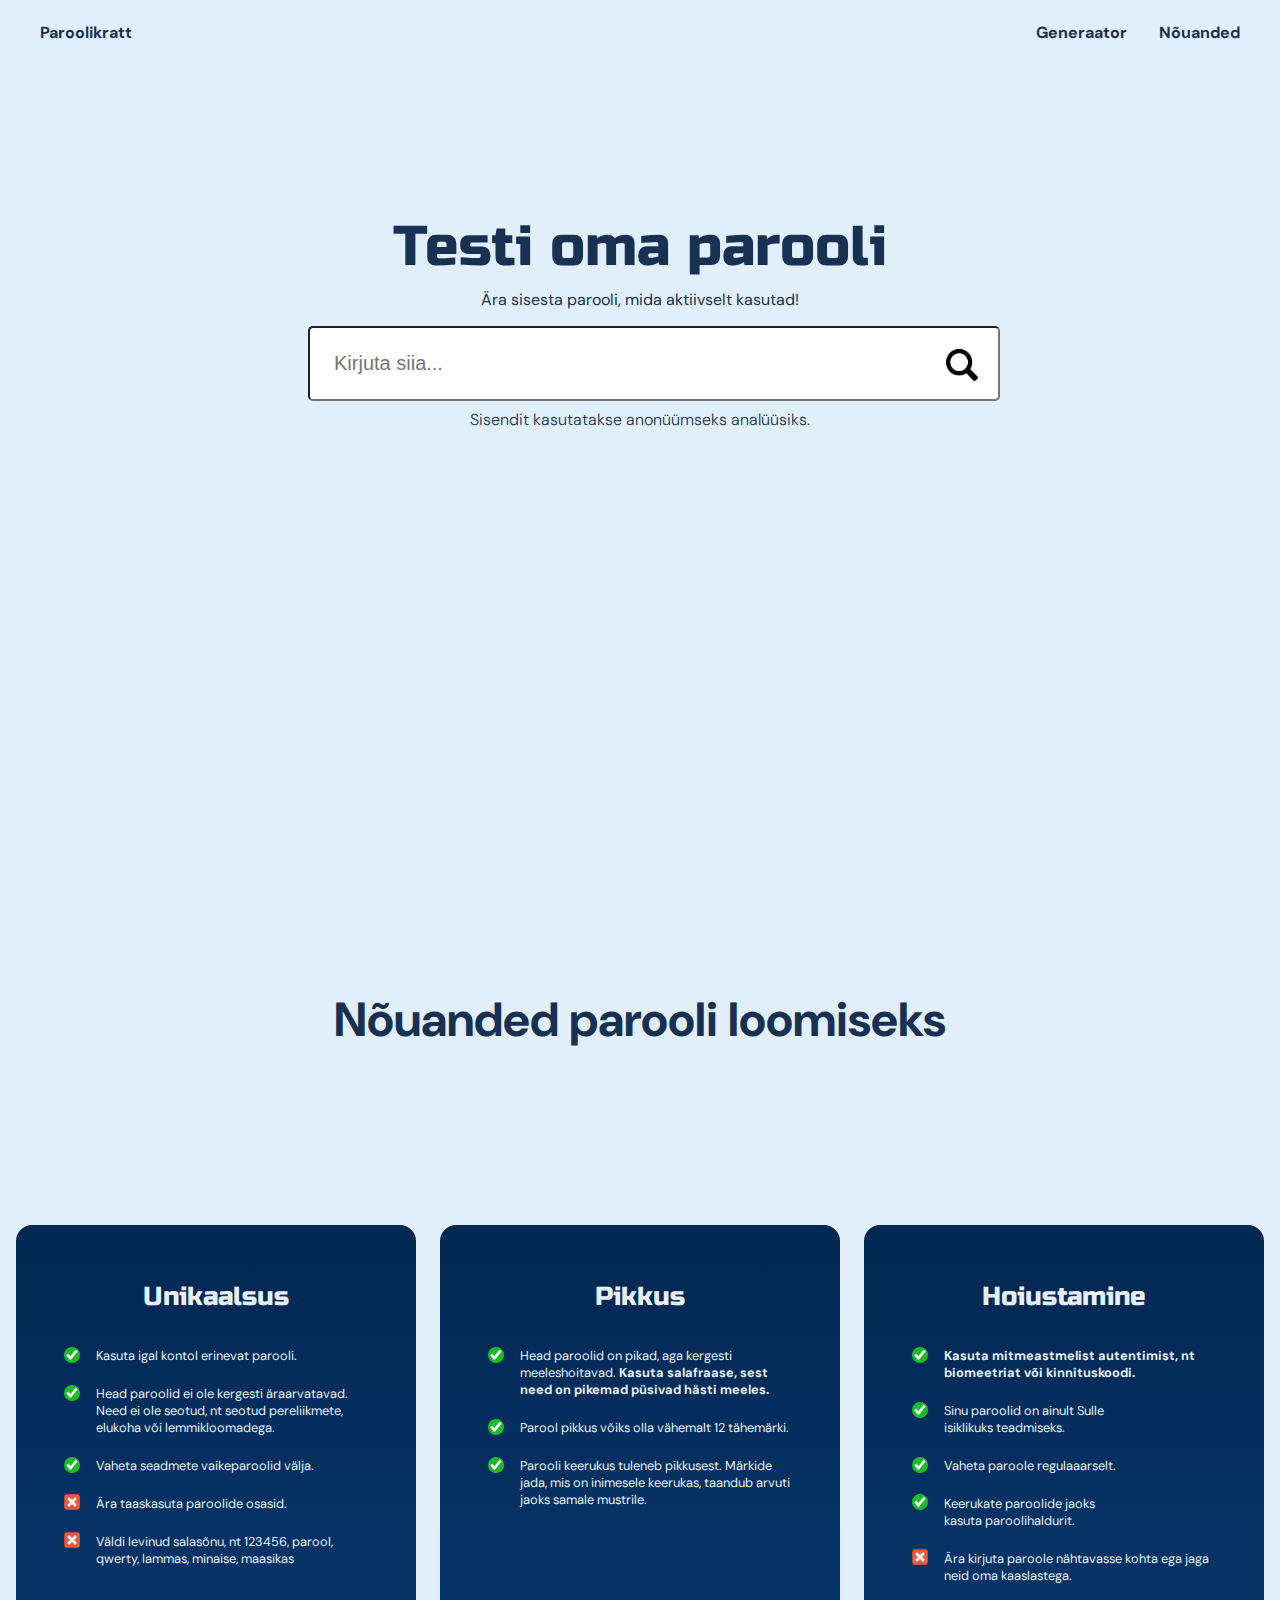
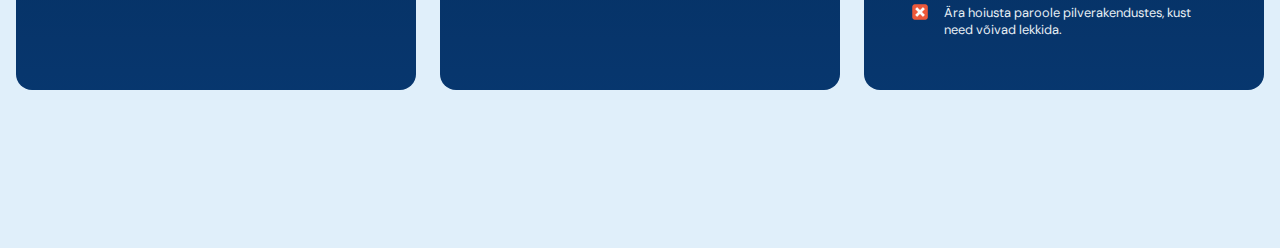
<file: index.html>
<!DOCTYPE html>

<html>
  <head>
    <meta charset="UTF-8" />
    <link rel="stylesheet" href="/src/style.css" />
    <html lang="et">
    <meta name="viewport" content="width=device-width, initial-scale=1.0" />
    <title>Paroolikratt</title>
    <meta name="description" content="Paroolikratt aitab teil testida parooli tugevust ja pakub nõuandeid turvalise parooli loomiseks.">
    <link
      href="https://fonts.googleapis.com/css2?family=DM+Sans:ital,opsz,wght@0,9..40,100..1000;1,9..40,100..1000&family=Workbench:SCAN@-50&display=swap"
      rel="stylesheet"
    />
    <link
      href="https://fonts.googleapis.com/css2?family=DM+Sans:ital,opsz,wght@0,9..40,100..1000;1,9..40,100..1000&family=Russo+One&display=swap"
      rel="stylesheet"
    />
    <script defer type="text/javascript" src="/src/script.js"></script>
  </head>

  <body>
    <div class="header" id="myHeader">
      <ul class="header-list">
        <li id="home">
          <a href="/">Paroolikratt</a>
        </li>
      </ul>
      <ul>
        <li>
          <a href="/generator">Generaator</a>
        </li>
        <li>
          <a href="#nouanded">Nõuanded</a>
        </li>
      </ul>
    </div>
    <div class="container primary">
      <div class="search">
        <hgroup>
          <h1>Testi oma parooli</h1>
          <h2>Ära sisesta parooli, mida aktiivselt kasutad!</h2>
        </hgroup>
        <form class="input-container" onsubmit="checkPassword(); return false;">
          <input
            type="password"
            autocomplete="new-password"
            id="passwordInput"
            placeholder="Kirjuta siia..."
	    required="required"
	    required pattern=".*\S+.*"
          />
          <button type="submit" id="search-button">
            <img src="/src/search-icon-png-9985.png" alt="search" />
          </button>
        </form>
        <h3>Sisendit kasutatakse anonüümseks analüüsiks.</h3>
      </div>
      <div class="results" id="results">
        <h3 id="result-heading"></h3>
        <a href="#nouanded" id="reccomendation-link"></a>
      </div>
    </div>

    <div class="container nouanded">
      <h2 id="nouanded">Nõuanded parooli loomiseks</h2>
      <div class="nouanded_flex">
        <div>
          <h3>Unikaalsus</h3>
          <ul>
            <li>
              <img src="/src/ok-icon-3099.png" alt="listImage" />
              <p>Kasuta igal kontol erinevat parooli.</p>
            </li>
            <li>
              <img src="/src/ok-icon-3099.png" alt="listImage" />
              <p>
                Head paroolid ei ole kergesti äraarvatavad. Need ei ole seotud,
                nt seotud pereliikmete, elukoha või lemmikloomadega.
              </p>
            </li>
            <li>
              <img src="/src/ok-icon-3099.png" alt="listImage" />
              <p>Vaheta seadmete vaikeparoolid välja.</p>
            </li>
            <li>
              <img src="/src/exit-icon-4622.png" alt="listImage" />
              <p>Ära taaskasuta paroolide osasid.</p>
            </li>
            <li>
              <img src="/src/exit-icon-4622.png" alt="listImage" />
              <p>
                Väldi levinud salasõnu, nt 123456, parool, qwerty, lammas,
                minaise, maasikas
              </p>
            </li>
          </ul>
        </div>
        <div>
          <h3>Pikkus</h3>
          <ul>
            <li>
              <img src="/src/ok-icon-3099.png" alt="listImage" />
              <p>
                Head paroolid on pikad, aga kergesti meeleshoitavad.
                <b
                  >Kasuta salafraase, sest need on pikemad püsivad hästi
                  meeles.</b
                >
              </p>
            </li>
            <li>
              <img src="/src/ok-icon-3099.png" alt="listImage" />
              <p>Parool pikkus võiks olla vähemalt 12 tähemärki.</p>
            </li>
            <li>
              <img src="/src/ok-icon-3099.png" alt="listImage" />
              <p>
                Parooli keerukus tuleneb pikkusest. Märkide jada, mis on
                inimesele keerukas, taandub arvuti jaoks samale mustrile.
              </p>
            </li>
          </ul>
        </div>
        <div>
          <h3>Hoiustamine</h3>
          <ul>
            <li>
              <img src="/src/ok-icon-3099.png" alt="listImage" />
              <p>
                <b
                  >Kasuta mitmeastmelist autentimist, nt biomeetriat või
                  kinnituskoodi.</b
                >
              </p>
            </li>
            <li>
              <img src="/src/ok-icon-3099.png" alt="listImage" />
              <p>Sinu paroolid on ainult Sulle isiklikuks teadmiseks.</p>
            </li>
            <li>
              <img src="/src/ok-icon-3099.png" alt="listImage" />
              <p>Vaheta paroole regulaaarselt.</p>
            </li>
            <li>
              <img src="/src/ok-icon-3099.png" alt="listImage" />
              <p>Keerukate paroolide jaoks kasuta paroolihaldurit.</p>
            </li>
            <li>
              <img src="/src/exit-icon-4622.png" alt="listImage" />
              <p>
                Ära kirjuta paroole nähtavasse kohta ega jaga neid oma
                kaaslastega.
              </p>
            </li>
            <li>
              <img src="/src/exit-icon-4622.png" alt="listImage" />
              <p>
                Ära hoiusta paroole pilverakendustes, kust need võivad lekkida.
              </p>
            </li>
          </ul>
        </div>
      </div>
    </div>
  </body>
</html>
</file>
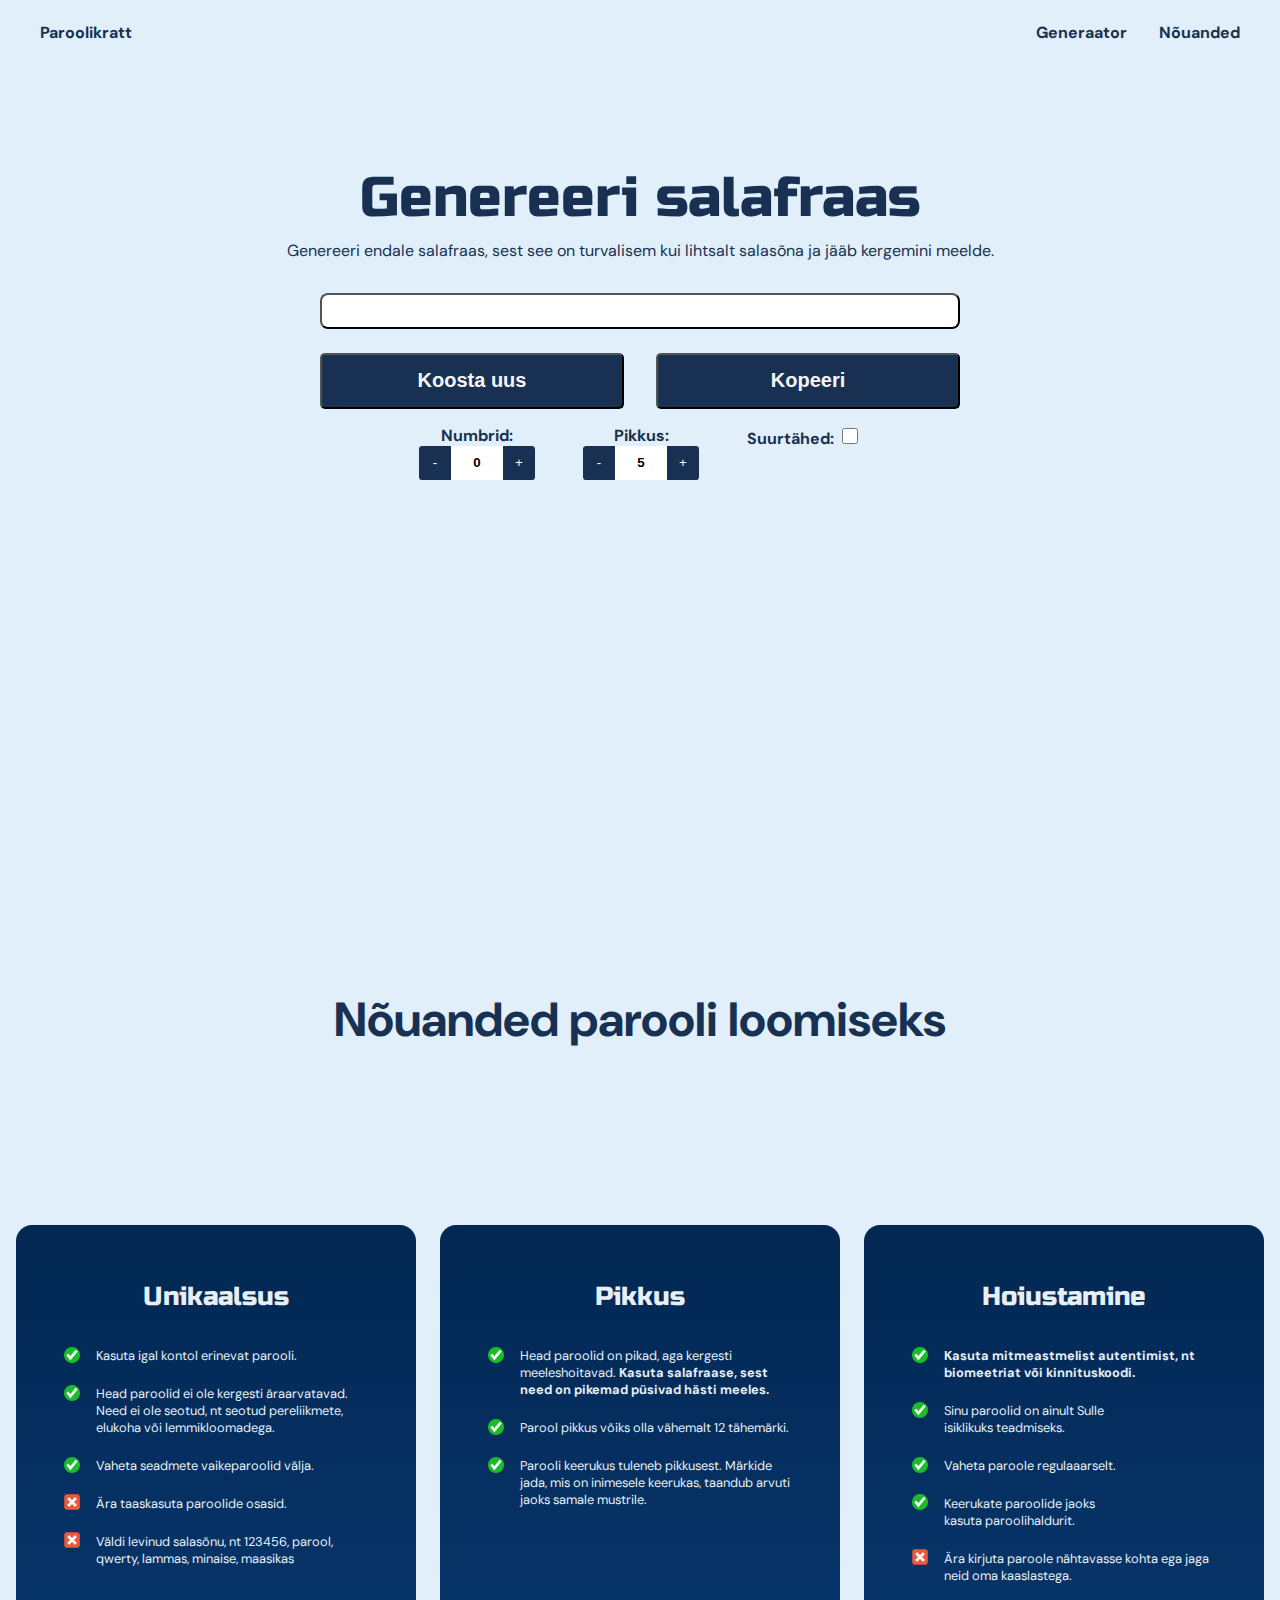
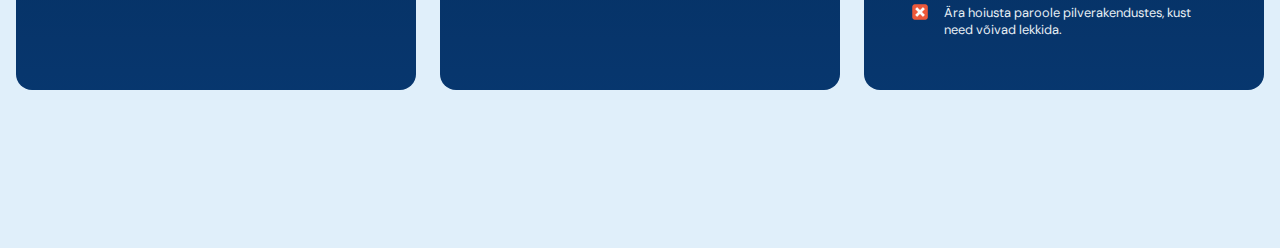
<file: generator/index.html>
<!DOCTYPE html>

<html>
  <head>
    <meta charset="UTF-8" />
    <link rel="stylesheet" href="/src/style.css" />
    <html lang="et">
    <meta name="viewport" content="width=device-width, initial-scale=1.0" />
    <title>Paroolikratt</title>
    <meta name="description" content="Generaator aitab teil luua salafraase (paroole).">
    <link
      href="https://fonts.googleapis.com/css2?family=DM+Sans:ital,opsz,wght@0,9..40,100..1000;1,9..40,100..1000&family=Workbench:SCAN@-50&display=swap"
      rel="stylesheet"
    />
    <link
      href="https://fonts.googleapis.com/css2?family=DM+Sans:ital,opsz,wght@0,9..40,100..1000;1,9..40,100..1000&family=Russo+One&display=swap"
      rel="stylesheet"
    />
    <script defer type="text/javascript" src="/src/script.js"></script>
  </head>

  <body onload="loadElements()">
    <div class="header" id="myHeader">
      <ul class="header-list">
        <li id="home">
          <a href="/">Paroolikratt</a>
        </li>
      </ul>
      <ul>
        <li>
          <a href="/generator">Generaator</a>
        </li>
        <li>
          <a href="#nouanded">Nõuanded</a>
        </li>
      </ul>
    </div>
    <div class="container primary">
      <div class="output-container">
        <hgroup>
          <h1>Genereeri salafraas</h1>
          <h2>
            Genereeri endale salafraas, sest see on turvalisem kui lihtsalt
            salasõna ja jääb kergemini meelde.
          </h2>
        </hgroup>
        <div class="button-group">
          <div class="primary-button">
            <button
              type="submit"
              id="passpharse-button"
              onclick="copyText()"
            ></button>
          </div>
          <div class="secondary-button">
            <button onclick="regenerate()">Koosta uus</button>
            <button onclick="copyText()">Kopeeri</button>
          </div>
        </div>
        <div class="extracontainer">
          <div class="numbers-group">
            <label for="input-numbers">Numbrid:</label>
            <div class="pikkus">
              <button id="decrement-numbers">-</button>
              <input
                type="number"
                id="input-numbers"
                value="0"
                min="0"
                max="10"
                readonly
              />
              <button id="increment-numbers">+</button>
            </div>
          </div>
          <div class="lenght-group">
            <label for="input-lenght">Pikkus:</label>
            <div class="pikkus">
              <button id="decrement-lenght">-</button>
              <input type="number" id="input-lenght" value="5" readonly />
              <button id="increment-lenght">+</button>
            </div>
          </div>
          <div class="captal-group">
            <label for="capital-letter">Suurtähed:</label>
            <label class="switch">
              <input
                id="capital-letter"
                type="checkbox"
                onclick="upperCase()"
              />
            </label>
          </div>
        </div>
      </div>
    </div>
    <div class="container nouanded">
      <h2 id="nouanded">Nõuanded parooli loomiseks</h2>
      <div class="nouanded_flex">
        <div>
          <h3>Unikaalsus</h3>
          <ul>
            <li>
              <img src="/src/ok-icon-3099.png" alt="listImage" />
              <p>Kasuta igal kontol erinevat parooli.</p>
            </li>
            <li>
              <img src="/src/ok-icon-3099.png" alt="listImage" />
              <p>
                Head paroolid ei ole kergesti äraarvatavad. Need ei ole seotud,
                nt seotud pereliikmete, elukoha või lemmikloomadega.
              </p>
            </li>
            <li>
              <img src="/src/ok-icon-3099.png" alt="listImage" />
              <p>Vaheta seadmete vaikeparoolid välja.</p>
            </li>
            <li>
              <img src="/src/exit-icon-4622.png" alt="listImage" />
              <p>Ära taaskasuta paroolide osasid.</p>
            </li>
            <li>
              <img src="/src/exit-icon-4622.png" alt="listImage" />
              <p>
                Väldi levinud salasõnu, nt 123456, parool, qwerty, lammas,
                minaise, maasikas
              </p>
            </li>
          </ul>
        </div>
        <div>
          <h3>Pikkus</h3>
          <ul>
            <li>
              <img src="/src/ok-icon-3099.png" alt="listImage" />
              <p>
                Head paroolid on pikad, aga kergesti meeleshoitavad.
                <b
                  >Kasuta salafraase, sest need on pikemad püsivad hästi
                  meeles.</b
                >
              </p>
            </li>
            <li>
              <img src="/src/ok-icon-3099.png" alt="listImage" />
              <p>Parool pikkus võiks olla vähemalt 12 tähemärki.</p>
            </li>
            <li>
              <img src="/src/ok-icon-3099.png" alt="listImage" />
              <p>
                Parooli keerukus tuleneb pikkusest. Märkide jada, mis on
                inimesele keerukas, taandub arvuti jaoks samale mustrile.
              </p>
            </li>
          </ul>
        </div>
        <div>
          <h3>Hoiustamine</h3>
          <ul>
            <li>
              <img src="/src/ok-icon-3099.png" alt="listImage" />
              <p>
                <b
                  >Kasuta mitmeastmelist autentimist, nt biomeetriat või
                  kinnituskoodi.</b
                >
              </p>
            </li>
            <li>
              <img src="/src/ok-icon-3099.png" alt="listImage" />
              <p>Sinu paroolid on ainult Sulle isiklikuks teadmiseks.</p>
            </li>
            <li>
              <img src="/src/ok-icon-3099.png" alt="listImage" />
              <p>Vaheta paroole regulaaarselt.</p>
            </li>
            <li>
              <img src="/src/ok-icon-3099.png" alt="listImage" />
              <p>Keerukate paroolide jaoks kasuta paroolihaldurit.</p>
            </li>
            <li>
              <img src="/src/exit-icon-4622.png" alt="listImage" />
              <p>
                Ära kirjuta paroole nähtavasse kohta ega jaga neid oma
                kaaslastega.
              </p>
            </li>
            <li>
              <img src="/src/exit-icon-4622.png" alt="listImage" />
              <p>
                Ära hoiusta paroole pilverakendustes, kust need võivad lekkida.
              </p>
            </li>
          </ul>
        </div>
      </div>
    </div>
  </body>
</html>
</file>
<file: src/style.css>
html,
body {
  height: 100%;
  margin: 0;
  background-color: #e0effa;
  color: #183152;
  font-family: DM Sans;
}

h1,
h2,
h3,
h4,
h5,
h6 {
  text-wrap: balance;
}

p {
  text-wrap: pretty;
  max-width: 60ch;
  margin-inline: auto;
  margin-block: 0.5em;
}

.container {
  display: grid;
  min-height: 100dvh;
  align-items: center;
  margin-inline: auto;
}

.container.primary {
  display: grid;
  grid-template-rows: 4fr 3fr;
  /* take away the header size */
  min-height: calc(100dvh - 4rem);
  grid-template-areas:
    "search"
    "results";
}

.header {
  display: flex;
  justify-content: space-between;
  align-items: center;
  padding-inline: 2rem;
  height: 4rem;
  font-weight: bolder;
}

.search {
  grid-area: search;
  text-align: center;
}

.results {
  grid-area: results;
  text-align: center;
  /* background: orange; */
  height: 100%;
  display: flex;
  flex-direction: column;
  justify-content: center;
}

h3 {
  margin-bottom: 2rem;
  margin-top: 2rem;
  font-size: 2em;
  font-family: Russo One;
  font-weight: lighter;
}

.search h3 {
  text-align: center;
  font-size: 1em;
  margin-bottom: 0;
  font-weight: 300;
  margin-top: 0.5rem;
  font-family: DM Sans;
}

#home {
  font-weight: bold;
}

.input-container input {
  width: 50%;
  padding: 1.5rem 1.5rem;
  /* margin-top: 1rem; */
  font-size: 1.25em;
  border-radius: 0.25em;
}

hgroup h1 {
  margin-bottom: 0;
  font-size: 3.5em;
  font-family: Russo One;
  font-weight: lighter;
}

hgroup h2 {
  margin-top: 0.5rem;
  font-size: 1em;
  font-weight: normal;
}

h2 {
  text-align: center;
  font-size: 3em;
  margin-bottom: 1rem;
}

ul {
  list-style: none;
  display: flex;
  flex-direction: row;
  gap: 2rem;
  padding: 0.5rem;
}

a {
  text-decoration: none;
  color: #183152;
}

a:hover {
  /* font-weight: bolder; */
  text-decoration: underline;
}

#reccomendation-link {
  text-decoration: underline;
}

.search button {
  border: none;
  background-color: transparent;
  color: white;
  cursor: pointer;
  margin-left: -3.75rem;
  width: 2rem;
  height: 2rem;
}

.search button img {
  width: 2rem;
  height: 2rem;
}

.input-container {
  display: flex;
  justify-content: center;
  flex-direction: row;
  align-items: center;
  margin-top: 1rem;
}

.container.nouanded {
  grid-template-rows: auto 1fr;
  margin-top: 3rem;
}

.nouanded_flex {
  display: flex;
  gap: min(5vw, 1.5rem);
  justify-content: space-between;
  padding: 1rem 1rem;
}

.nouanded_flex div {
  display: flex;
  width: 100%;
  flex-direction: column;
  align-items: center;
  background: rgba(24, 49, 82);
  padding: 1.5rem 2.5rem;
  padding-inline: 2.5rem;
  border-radius: 1rem;
  color: #e7eff5;
  max-width: clamp(10rem, 60vw, 40rem);
  margin-inline: auto;
  background-image: linear-gradient(
    rgba(0, 38, 82, 0.9),
    rgba(0, 57, 122, 0.7)
  );
  font-size: 0.8em;
}

.nouanded_flex h3 {
  margin-bottom: 1rem;
}

.nouanded_flex ul {
  display: flex;
  flex-direction: column;
  list-style: none;
  gap: 0.5rem;
  padding-top: 0rem;
}

.nouanded_flex li {
  display: flex;
  list-style: none;
}

.nouanded_flex img {
  width: 1rem;
  height: 1rem;
  margin-right: 1rem;

  display: inline-block;
  margin-top: 0.5em;
  margin-top: 0.473em;
}

.nouanded_flex p {
  margin-inline: 0;
}

.primary-button button {
  background-color: white;
  width: 50%;
  border-radius: 0.25em;
  margin-bottom: 0.5em;
  font-size: 2em;
  padding: 0.5em;
}

.primary-button {
  display: flex;
  justify-content: center;
  width: 100%;
  padding: auto;
  align-items: baseline;
}

.secondary-button {
  display: flex;
  justify-content: center;
  gap: 2rem;
  width: 50%;
}

.secondary-button button {
  color: whitesmoke;
  background-color: rgba(24, 49, 82);
  cursor: pointer;
  margin-top: 0.5rem;
  border-radius: 0.25em;
  height: 3.5rem;
  font-weight: bolder;
  font-size: 1.25em;
  width: 100%;
}

.button-group {
  display: flex;
  justify-content: center;
  flex-direction: column;
  align-items: center;
  width: 100%;
}

.output-container {
  display: flex;
  justify-content: center;
  flex-direction: column;
  align-items: center;
  gap: 1rem;
  text-align: center;
}

.extracontainer {
  display: flex;
  width: 100%;
  flex-direction: row;
  justify-content: center;
  gap: 3rem;
  font-weight: bold;
}

.extracontainer input {
  width: 3rem;
  height: 2rem;
}

input[type="checkbox"] {
  height: 1rem;
  width: 1rem;
  min-width: 1rem;
}

.pikkus {
  display: flex;
  justify-content: center;
  gap: 0rem;
  border-radius: 0.25em;
  flex-direction: row;
}

.pikkus button {
  width: 2rem;
  outline: none;
  border: none;
  color: white;
  background-color: rgba(24, 49, 82);
}

.pikkus button:nth-last-child(1) {
  border-bottom-right-radius: 0.25em;
  border-top-right-radius: 0.25em;
}

.pikkus button:nth-child(1) {
  border-bottom-left-radius: 0.25em;
  border-top-left-radius: 0.25em;
}

.pikkus input {
  text-align: center;
  outline: none;
  border: none;
  font-weight: bold;
}

@media only screen and (max-width: 1080px) {
  .nouanded_flex {
    flex-direction: column;
    padding-block: 5rem;
  }

  .extracontainer {
    display: flex;
    width: 50%;
    flex-direction: column;
    justify-content: center;
    gap: 1rem;
  }
}

input[type="number"] {
  -moz-appearance: textfield;
}

input::-webkit-outer-spin-button,
input::-webkit-inner-spin-button {
  -webkit-appearance: none;
  margin: 0;
}

#search-button::before, #search-button img {
   transition: opacity 0.3s cubic-bezier(0.16, 1, 0.3, 1);
}

body.loading #search-button img {
  opacity: 0;
}

body.loading #search-button::before {
  opacity: 1;
}

#search-button::before {
  content: "";
  opacity: 0;
  width: 2rem;
  height: 2rem;
  position: absolute;
  background-repeat: no-repeat;
  background-image: url([data-uri]);
  background-size: cover;
  animation: spin 2s infinite ease-in-out forwards;
}


@keyframes spin {
    from {
        transform:rotate(0deg);
    }
    to {
        transform:rotate(360deg);
    }
}
</file>
